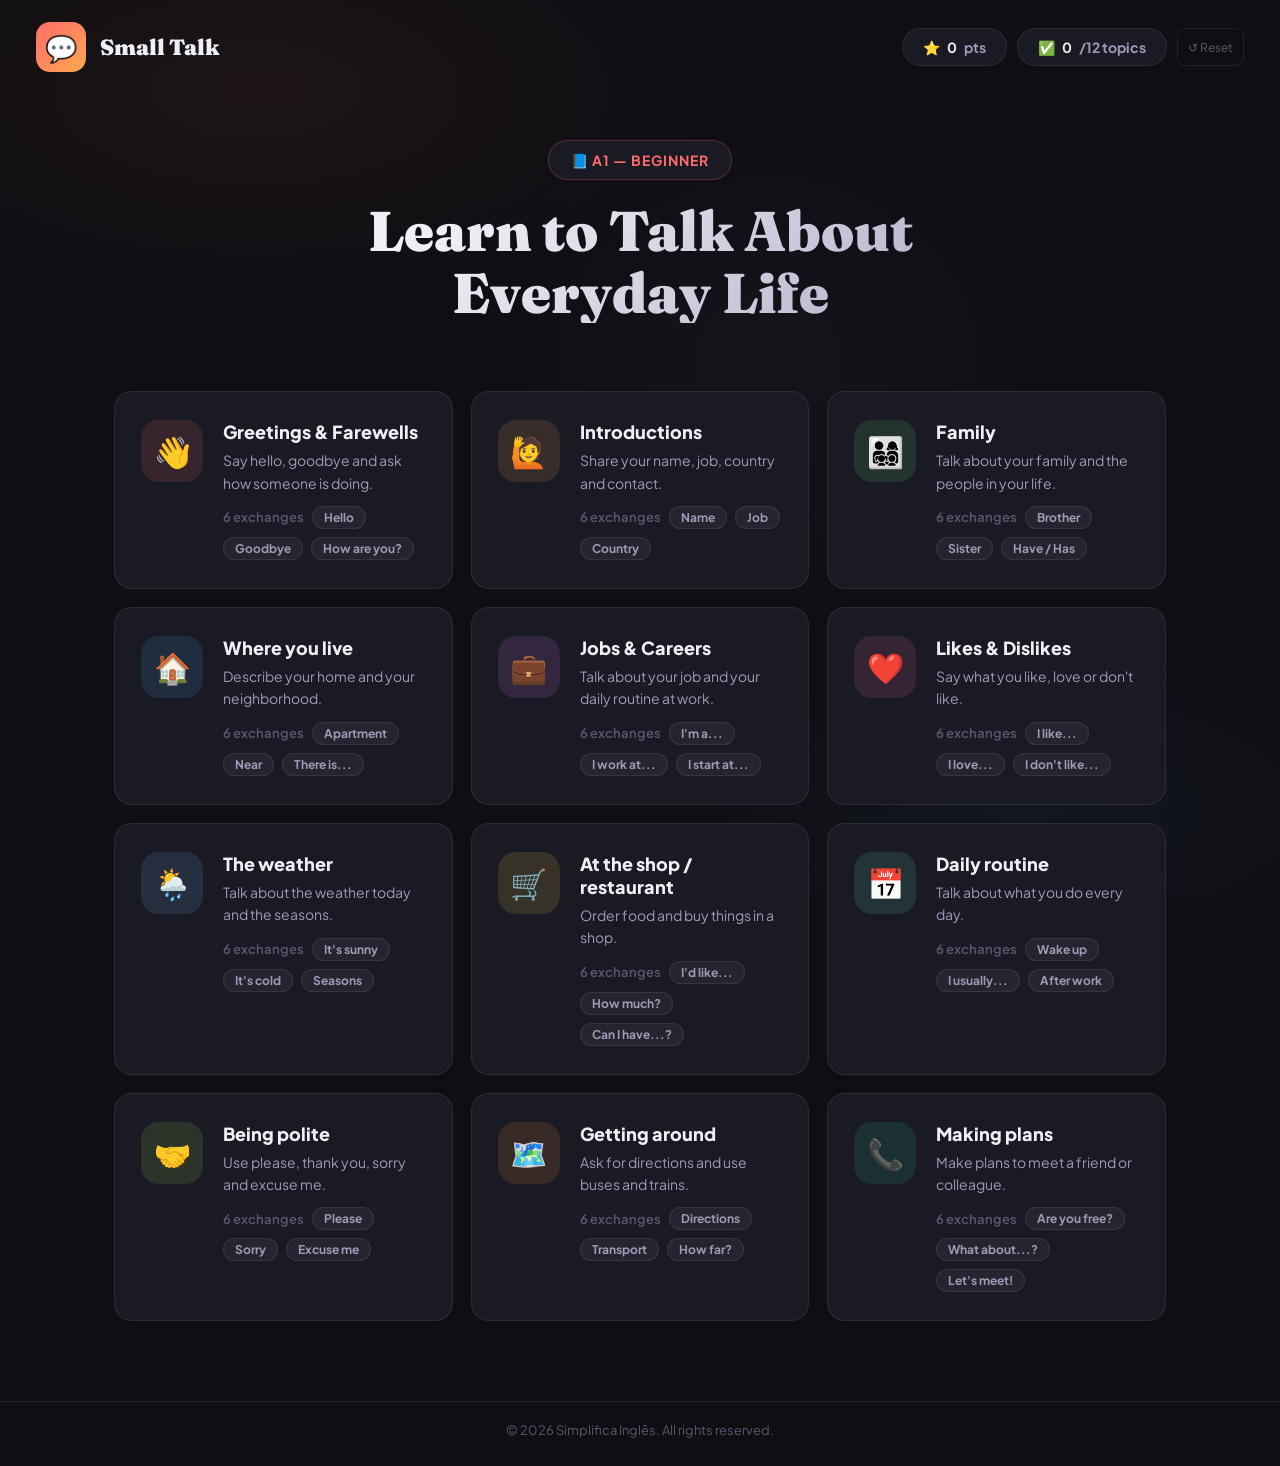
<file: index.html.html>
<!DOCTYPE html>
<html lang="en">
<head>
<meta charset="utf-8"/>
<meta name="viewport" content="width=device-width, initial-scale=1"/>
<title>Small Talk — Simplifica Inglês</title>
<link href="https://fonts.googleapis.com/css2?family=Plus+Jakarta+Sans:wght@400;500;600;700;800&family=Fraunces:ital,wght@0,700;0,900;1,700&display=swap" rel="stylesheet">
<style>
:root {
  --bg: #0f0f13;
  --surface: #1a1a24;
  --surface2: #22222f;
  --surface3: #2a2a3a;
  --border: rgba(255,255,255,0.08);
  --text: #f0eff6;
  --text-dim: #9e9bb8;
  --text-muted: #5a5870;

  --t0: #ff6b6b;
  --t1: #ffa94d;
  --t2: #69db7c;
  --t3: #4dabf7;
  --t4: #da77f2;
  --t5: #f06595;
  --t6: #74c0fc;
  --t7: #ffd43b;
  --t8: #63e6be;
  --t9: #a9e34b;

  --success: #63e6be;
  --error: #ff6b6b;
  --radius: 18px;
}

*, *::before, *::after { box-sizing: border-box; margin: 0; padding: 0; }

body {
  font-family: 'Plus Jakarta Sans', sans-serif;
  background: var(--bg);
  color: var(--text);
  min-height: 100vh;
  overflow-x: hidden;
}

body::before {
  content: '';
  position: fixed;
  inset: 0;
  background:
    radial-gradient(ellipse 60% 40% at 20% 10%, rgba(255,107,107,0.06) 0%, transparent 60%),
    radial-gradient(ellipse 50% 30% at 80% 90%, rgba(77,171,247,0.05) 0%, transparent 60%),
    radial-gradient(ellipse 40% 50% at 60% 40%, rgba(218,119,242,0.04) 0%, transparent 60%);
  pointer-events: none;
  z-index: 0;
}

.app { position: relative; z-index: 1; display: flex; flex-direction: column; min-height: 100vh; }

/* ── HEADER ── */
.app-header {
  padding: 22px 36px 0;
  display: flex;
  align-items: center;
  justify-content: space-between;
  flex-wrap: wrap;
  gap: 12px;
}

.logo-block { display: flex; align-items: center; gap: 14px; }
.logo-icon {
  width: 50px; height: 50px;
  background: linear-gradient(135deg, #ff6b6b, #ffa94d);
  border-radius: 14px;
  display: flex; align-items: center; justify-content: center;
  font-size: 26px;
}
.logo-text h1 {
  font-family: 'Fraunces', serif;
  font-size: 22px;
  font-weight: 900;
  line-height: 1;
  color: var(--text);
}
.logo-text p { display: none; }

.header-stats { display: flex; gap: 10px; flex-wrap: wrap; }
.hstat {
  background: var(--surface);
  border: 1px solid var(--border);
  border-radius: 50px;
  padding: 9px 20px;
  font-size: 14px;
  font-weight: 700;
  display: flex; align-items: center; gap: 7px;
  color: var(--text-dim);
}
.hstat span { color: var(--text); }

/* ── SCREENS ── */
.screen { display: none; }
.screen.active { display: block; }

/* ══ HOME ══ */
#homeScreen { padding: 32px 24px 80px; max-width: 1100px; margin: 0 auto; width: 100%; }

.home-hero {
  text-align: center;
  padding: 36px 20px 44px;
}
.home-hero h2 {
  font-family: 'Fraunces', serif;
  font-size: clamp(34px, 5vw, 56px);
  font-weight: 900;
  line-height: 1.1;
  margin-bottom: 16px;
  background: linear-gradient(135deg, var(--text) 30%, var(--text-dim));
  -webkit-background-clip: text;
  -webkit-text-fill-color: transparent;
  background-clip: text;
}
.home-hero p {
  font-size: 17px;
  color: var(--text-dim);
  max-width: 560px;
  margin: 0 auto;
  line-height: 1.75;
}

.cefr-badge {
  display: inline-flex;
  align-items: center;
  gap: 8px;
  background: var(--surface);
  border: 1px solid rgba(255,107,107,0.25);
  border-radius: 50px;
  padding: 10px 22px;
  font-size: 14px;
  font-weight: 700;
  color: var(--t0);
  letter-spacing: 1px;
  text-transform: uppercase;
  margin-bottom: 20px;
}

.topics-grid {
  display: grid;
  grid-template-columns: repeat(auto-fill, minmax(320px, 1fr));
  gap: 18px;
  margin-top: 8px;
}

.topic-card {
  background: var(--surface);
  border: 1px solid var(--border);
  border-radius: var(--radius);
  padding: 28px 26px;
  cursor: pointer;
  transition: all 0.25s ease;
  display: flex;
  align-items: flex-start;
  gap: 20px;
  position: relative;
  overflow: hidden;
}
.topic-card::after {
  content: '';
  position: absolute;
  top: 0; left: 0; right: 0;
  height: 3px;
  background: var(--accent);
  transform: scaleX(0);
  transform-origin: left;
  transition: transform 0.3s;
}
.topic-card:hover { border-color: rgba(255,255,255,0.15); transform: translateY(-3px); box-shadow: 0 12px 40px rgba(0,0,0,0.3); }
.topic-card:hover::after { transform: scaleX(1); }
.topic-card.done { border-color: rgba(99,230,190,0.25); }
.topic-card.done .topic-title { color: var(--success); }

.topic-icon {
  width: 62px; height: 62px; min-width: 62px;
  border-radius: 18px;
  display: flex; align-items: center; justify-content: center;
  font-size: 30px;
}
.topic-info { flex: 1; }
.topic-title { font-size: 18px; font-weight: 800; margin-bottom: 6px; }
.topic-desc { font-size: 14px; color: var(--text-dim); line-height: 1.6; }
.topic-meta { display: flex; align-items: center; gap: 8px; margin-top: 12px; flex-wrap: wrap; }
.topic-count { font-size: 13px; color: var(--text-muted); font-weight: 600; }
.topic-badge {
  font-size: 12px;
  padding: 3px 11px;
  border-radius: 50px;
  font-weight: 700;
  background: rgba(255,255,255,0.05);
  color: var(--text-dim);
  border: 1px solid var(--border);
}
.topic-done-icon {
  display: none;
  width: 26px; height: 26px;
  background: var(--success);
  border-radius: 50%;
  align-items: center; justify-content: center;
  font-size: 13px;
  color: #000;
  font-weight: 900;
  flex-shrink: 0;
}
.topic-card.done .topic-done-icon { display: flex; }

/* ── FOOTER ── */
.app-footer {
  text-align: center;
  padding: 20px 24px 28px;
  font-size: 13px;
  color: var(--text-muted);
  border-top: 1px solid var(--border);
  margin-top: auto;
}

/* ══ GAME SCREEN ══ */
#gameScreen { display: none; flex-direction: column; min-height: calc(100vh - 90px); }
#gameScreen.active { display: flex; }
#conversationScreen { display: none; flex-direction: column; min-height: calc(100vh - 90px); }
#conversationScreen.active { display: flex; }
#conversationScreen.active ~ footer { display: none; }

.game-topbar {
  display: flex;
  align-items: center;
  justify-content: space-between;
  padding: 16px 28px;
  border-bottom: 1px solid var(--border);
  background: rgba(15,15,19,0.85);
  backdrop-filter: blur(12px);
  position: sticky;
  top: 0;
  z-index: 50;
  flex-wrap: wrap;
  gap: 10px;
}

.back-btn {
  display: flex; align-items: center; gap: 7px;
  background: var(--surface2);
  border: 1px solid var(--border);
  color: var(--text-dim);
  padding: 9px 18px;
  border-radius: 10px;
  cursor: pointer;
  font-family: 'Plus Jakarta Sans', sans-serif;
  font-size: 14px;
  font-weight: 700;
  transition: all 0.2s;
}
.back-btn:hover { color: var(--text); border-color: rgba(255,255,255,0.2); }

.game-topic-info { display: flex; align-items: center; gap: 12px; }
.game-topic-icon { font-size: 22px; }
.game-topic-title { font-size: 16px; font-weight: 800; }
.game-topic-sub { font-size: 13px; color: var(--text-dim); margin-top: 1px; }

.game-progress {
  display: flex; align-items: center; gap: 12px;
  min-width: 200px;
}
.prog-track { flex: 1; height: 7px; background: var(--surface3); border-radius: 4px; overflow: hidden; }
.prog-fill { height: 100%; border-radius: 4px; transition: width 0.5s ease; }
.prog-text { font-size: 13px; font-weight: 700; color: var(--text-dim); white-space: nowrap; }

/* ── CHAT WRAPPER ── */
.chat-wrapper {
  flex: 1;
  display: flex;
  flex-direction: column;
  max-width: 780px;
  width: 100%;
  margin: 0 auto;
  padding: 0 20px;
}

.chat-scroll {
  flex: 1;
  overflow-y: auto;
  padding: 28px 0 16px;
  display: flex;
  flex-direction: column;
  gap: 12px;
  scrollbar-width: thin;
  scrollbar-color: var(--surface3) transparent;
}

/* ── CONTEXT CARD ── */
.context-card {
  background: var(--surface2);
  border: 1px solid var(--border);
  border-left: 4px solid var(--accent-color);
  border-radius: 16px;
  padding: 18px 22px;
  margin-bottom: 4px;
  display: flex;
  align-items: flex-start;
  gap: 14px;
}
.context-icon { font-size: 28px; flex-shrink: 0; }
.context-text h4 { font-size: 15px; font-weight: 800; margin-bottom: 4px; color: var(--accent-color); }
.context-text p { font-size: 14px; color: var(--text-dim); line-height: 1.6; }

/* ── GRAMMAR TIP ── */
.grammar-tip {
  background: var(--surface2);
  border: 1px solid rgba(255,212,59,0.2);
  border-radius: 14px;
  padding: 14px 18px;
  font-size: 14px;
  color: var(--text-dim);
  display: flex;
  align-items: flex-start;
  gap: 10px;
  margin-bottom: 4px;
  line-height: 1.6;
}
.grammar-tip .tip-icon { font-size: 18px; flex-shrink: 0; margin-top: 1px; }
.grammar-tip strong { color: #ffd43b; }

/* ── BUBBLES ── */
.bubble-row {
  display: flex;
  align-items: flex-end;
  gap: 10px;
  animation: bubbleIn 0.35s cubic-bezier(0.34,1.56,0.64,1);
}
@keyframes bubbleIn { from { opacity:0; transform: translateY(16px) scale(0.95); } to { opacity:1; transform: translateY(0) scale(1); } }

.bubble-row.npc { flex-direction: row; }
.bubble-row.player { flex-direction: row-reverse; }

.bubble-avatar {
  width: 38px; height: 38px; min-width: 38px;
  border-radius: 50%;
  background: var(--surface3);
  border: 2px solid var(--border);
  display: flex; align-items: center; justify-content: center;
  font-size: 18px;
}

.bubble {
  max-width: 72%;
  padding: 14px 18px;
  border-radius: 22px;
  font-size: 15px;
  font-weight: 500;
  line-height: 1.6;
  position: relative;
}
.bubble-row.npc .bubble {
  background: var(--surface2);
  border: 1px solid var(--border);
  border-bottom-left-radius: 6px;
  color: var(--text);
}
.bubble-row.player .bubble {
  background: var(--accent-color);
  color: #000;
  border-bottom-right-radius: 6px;
  font-weight: 600;
}
.bubble-row.player.correct .bubble { background: var(--success); }
.bubble-row.player.wrong .bubble { background: var(--error); color: white; }

.bubble .bubble-name { font-size: 11px; font-weight: 700; opacity: 0.6; margin-bottom: 4px; letter-spacing: 0.5px; text-transform: uppercase; }

/* ── BOTTOM PANEL ── */
.bottom-panel {
  border-top: 1px solid var(--border);
  background: rgba(15,15,19,0.97);
  backdrop-filter: blur(12px);
  padding: 16px 20px 24px;
  max-width: 780px;
  width: 100%;
  margin: 0 auto;
}

.feedback-msg {
  padding: 13px 18px;
  border-radius: 12px;
  font-size: 14px;
  font-weight: 700;
  margin-bottom: 14px;
  display: none;
  gap: 10px;
  align-items: flex-start;
  line-height: 1.55;
}
.feedback-msg.show { display: flex; }
.feedback-msg.correct { background: rgba(99,230,190,0.1); border: 1px solid rgba(99,230,190,0.25); color: var(--success); }
.feedback-msg.wrong { background: rgba(255,107,107,0.1); border: 1px solid rgba(255,107,107,0.25); color: var(--error); }
.feedback-msg .fb-icon { font-size: 18px; flex-shrink: 0; }

.options-grid {
  display: flex;
  flex-direction: column;
  gap: 9px;
}

.reply-btn {
  background: var(--surface2);
  border: 1.5px solid var(--border);
  border-radius: 13px;
  padding: 14px 18px;
  text-align: left;
  cursor: pointer;
  font-family: 'Plus Jakarta Sans', sans-serif;
  font-size: 15px;
  font-weight: 600;
  color: var(--text);
  transition: all 0.18s;
  display: flex;
  align-items: center;
  gap: 12px;
}
.reply-btn .opt-letter {
  width: 26px; height: 26px; min-width: 26px;
  border-radius: 7px;
  background: var(--surface3);
  display: flex; align-items: center; justify-content: center;
  font-size: 12px;
  font-weight: 800;
  color: var(--text-dim);
  border: 1px solid var(--border);
}
.reply-btn:hover { border-color: rgba(255,255,255,0.2); background: var(--surface3); color: var(--text); }
.reply-btn:hover .opt-letter { background: var(--accent-color); color: #000; border-color: transparent; }
.reply-btn.correct { border-color: rgba(99,230,190,0.5); background: rgba(99,230,190,0.07); color: var(--success); }
.reply-btn.correct .opt-letter { background: var(--success); color: #000; border-color: transparent; }
.reply-btn.wrong { border-color: rgba(255,107,107,0.4); background: rgba(255,107,107,0.07); color: var(--error); }
.reply-btn.wrong .opt-letter { background: var(--error); color: white; border-color: transparent; }
.reply-btn:disabled { opacity: 0.5; cursor: default; }

.btn-next {
  width: 100%;
  padding: 14px;
  border-radius: 13px;
  border: none;
  background: var(--accent-color);
  color: #000;
  font-family: 'Plus Jakarta Sans', sans-serif;
  font-size: 15px;
  font-weight: 800;
  cursor: pointer;
  margin-top: 12px;
  display: none;
  align-items: center;
  justify-content: center;
  gap: 8px;
  transition: all 0.2s;
}
.btn-next:hover { opacity: 0.9; transform: translateY(-1px); }

/* ══ COMPLETE OVERLAY ══ */
.complete-overlay {
  position: fixed;
  inset: 0;
  background: rgba(0,0,0,0.85);
  z-index: 200;
  display: none;
  align-items: center;
  justify-content: center;
  padding: 20px;
  backdrop-filter: blur(8px);
}
.complete-overlay.show { display: flex; }

.complete-box {
  background: var(--surface);
  border: 1px solid var(--border);
  border-radius: 26px;
  padding: 40px;
  max-width: 460px;
  width: 100%;
  text-align: center;
  animation: popIn 0.5s cubic-bezier(0.34,1.56,0.64,1);
}
@keyframes popIn { from{opacity:0;transform:scale(0.8)} to{opacity:1;transform:scale(1)} }

.complete-trophy { font-size: 68px; margin-bottom: 14px; }
.complete-title { font-family: 'Fraunces', serif; font-size: 30px; font-weight: 900; margin-bottom: 10px; }
.complete-sub { font-size: 15px; color: var(--text-dim); margin-bottom: 26px; line-height: 1.6; }
.complete-stats { display: flex; gap: 14px; justify-content: center; margin-bottom: 28px; }
.cstat {
  background: var(--surface2);
  border: 1px solid var(--border);
  border-radius: 16px;
  padding: 16px 22px;
  flex: 1;
}
.cstat .cval { font-family: 'Fraunces', serif; font-size: 30px; font-weight: 900; }
.cstat .clabel { font-size: 12px; color: var(--text-dim); margin-top: 3px; text-transform: uppercase; letter-spacing: 1px; }

.words-learned {
  background: var(--surface2);
  border: 1px solid var(--border);
  border-radius: 14px;
  padding: 16px 18px;
  margin-bottom: 22px;
  text-align: left;
}
.words-learned h4 { font-size: 12px; color: var(--text-dim); letter-spacing: 1px; text-transform: uppercase; margin-bottom: 12px; }
.words-list { display: flex; flex-wrap: wrap; gap: 7px; }
.word-chip {
  background: var(--surface3);
  border: 1px solid var(--border);
  border-radius: 50px;
  padding: 5px 13px;
  font-size: 13px;
  font-weight: 600;
  color: var(--text-dim);
}

.complete-btns { display: flex; gap: 12px; }
.cbtn {
  flex: 1; padding: 14px; border-radius: 13px;
  font-family: 'Plus Jakarta Sans', sans-serif;
  font-size: 15px; font-weight: 800;
  cursor: pointer; border: none; transition: all 0.2s;
}
.cbtn-primary { background: var(--accent-color); color: #000; }
.cbtn-secondary { background: var(--surface2); border: 1px solid var(--border); color: var(--text-dim); }
.cbtn:hover { opacity: 0.9; transform: translateY(-1px); }

@media(max-width: 640px) {
  .game-topbar { padding: 12px 16px; }
  .game-progress { display: none; }
  .app-header { padding: 16px 16px 0; }
  #homeScreen { padding: 20px 14px 40px; }
  .topics-grid { grid-template-columns: 1fr; }
}




/* ══ ERRORS SECTION ══ */
.errors-section {
  background: rgba(255,107,107,0.07); border: 1px solid rgba(255,107,107,0.2);
  border-radius: 14px; padding: 14px 18px; margin-bottom: 22px; text-align: left;
}
.errors-section h4 { font-size: 12px; color: #ff6b6b; letter-spacing: 1px; text-transform: uppercase; margin-bottom: 12px; }
.error-item { background: var(--surface2); border-radius: 10px; padding: 10px 14px; margin-bottom: 8px; font-size: 13px; line-height: 1.5; }
.error-item .err-npc   { color: var(--text-dim); margin-bottom: 4px; font-style: italic; }
.error-item .err-wrong { color: #ff6b6b; margin: 2px 0; }
.error-item .err-right { color: #63e6be; font-weight: 700; margin: 2px 0; }
.error-item .err-label { font-size: 10px; text-transform: uppercase; letter-spacing: 0.5px; color: var(--text-muted); }

/* ══ TOAST ══ */
.toast {
  position: fixed; bottom: 24px; left: 50%;
  transform: translateX(-50%) translateY(80px);
  background: var(--surface2); border: 1px solid var(--border);
  border-radius: 50px; padding: 10px 22px;
  font-size: 13px; font-weight: 600; color: var(--text);
  z-index: 9999; transition: transform 0.3s ease; white-space: nowrap;
}
.toast.show { transform: translateX(-50%) translateY(0); }

/* ══ MOBILE FIXES ══ */
@media(max-width: 640px) {
  .complete-box { padding: 28px 18px 22px; border-radius: 20px 20px 0 0; }
  .complete-overlay { align-items: flex-end; }
  .reply-btn { font-size: 14px; padding: 12px 14px; }
  .bottom-panel { padding: 12px 14px 20px; }
  .feedback-msg { font-size: 13px; }
  .context-card { font-size: 13px; }
  .grammar-tip p { font-size: 13px; }
}

</style>
</head>
<body>
<div class="app">

  <header class="app-header">
    <div class="logo-block">
      <div class="logo-icon">💬</div>
      <div class="logo-text">
        <h1>Small Talk</h1>
        <p>Simplifica Inglês · CEFR A1</p>
      </div>
    </div>
    <div class="header-stats">
      <div class="hstat">⭐ <span id="totalScore">0</span> pts</div>
      <div class="hstat">✅ <span id="totalDone">0</span>/12 topics</div>
      <button onclick="resetProgress()" title="Reset all progress" style="background:none;border:1px solid var(--border);border-radius:8px;color:var(--text-muted);font-size:12px;padding:4px 10px;cursor:pointer;transition:all 0.2s;font-family:inherit;" onmouseover="this.style.borderColor='#ff6b6b';this.style.color='#ff6b6b'" onmouseout="this.style.borderColor='var(--border)';this.style.color='var(--text-muted)'">↺ Reset</button>
    </div>
  </header>

  <!-- HOME -->
  <div class="screen active" id="homeScreen">
    <div class="home-hero">
      <div class="cefr-badge">📘 A1 — Beginner</div>
      <h2>Learn to Talk About<br>Everyday Life</h2>
    </div>
    <div class="topics-grid" id="topicsGrid"></div>
  </div>

  <!-- GAME -->
  <div class="screen" id="gameScreen">
    <div class="game-topbar">
      <button class="back-btn" onclick="goHome()">
        <svg width="16" height="16" viewBox="0 0 16 16" fill="none"><path d="M10 12L6 8l4-4" stroke="currentColor" stroke-width="2" stroke-linecap="round"/></svg>
        Topics
      </button>
      <div class="game-topic-info">
        <span class="game-topic-icon" id="topicIcon">👋</span>
        <div>
          <div class="game-topic-title" id="topicTitle">Greetings</div>
          <div class="game-topic-sub" id="topicSub">Exchange 1 of 6</div>
        </div>
      </div>
      <div class="game-progress">
        <div class="prog-track"><div class="prog-fill" id="progFill" style="width:0%"></div></div>
        <span class="prog-text" id="progText">0%</span>
      </div>
    </div>

    <div class="chat-wrapper">
      <div class="chat-scroll" id="chatScroll">
        <div class="context-card" id="contextCard">
          <span class="context-icon" id="contextIcon">🎭</span>
          <div class="context-text">
            <h4 id="contextTitle">Scene</h4>
            <p id="contextDesc">You are talking to someone new.</p>
          </div>
        </div>
        <div class="grammar-tip" id="grammarTip">
          <span class="tip-icon">💡</span>
          <p id="grammarText">Tip will appear here.</p>
        </div>
        <div id="messagesArea"></div>
      </div>

      <div class="bottom-panel">
        <div class="feedback-msg" id="feedbackMsg">
          <span class="fb-icon">✓</span>
          <span id="feedbackText"></span>
        </div>
        <div class="options-grid" id="optionsGrid"></div>
        <button class="btn-next" id="nextBtn" onclick="nextExchange()">Continue →</button>
      </div>
    </div>
  </div>

  <!-- CONVERSATION SCREEN -->
  <div class="screen" id="conversationScreen">
    <div class="game-topbar">
      <button class="back-btn" onclick="closeConversation()">
        <svg width="16" height="16" viewBox="0 0 16 16" fill="none"><path d="M10 12L6 8l4-4" stroke="currentColor" stroke-width="2" stroke-linecap="round"/></svg>
        Back
      </button>
      <div class="game-topic-info">
        <span class="game-topic-icon" id="convTopicIcon">👋</span>
        <div>
          <div class="game-topic-title" id="convTopicTitle">Conversation</div>
          <div class="game-topic-sub" id="convTopicSub">Full script</div>
        </div>
      </div>
      <div></div>
    </div>
    <div id="convContent" style="max-width:680px; margin:0 auto; padding:24px 24px 60px;"></div>
  </div>

  <footer class="app-footer">© 2026 Simplifica Inglês. All rights reserved.</footer>

</div>

<div class="complete-overlay" id="completeOverlay">
  <div class="complete-box">
    <div class="complete-trophy">🏆</div>
    <h2 class="complete-title" id="completeTitle">Topic Complete!</h2>
    <p class="complete-sub" id="completeSub">Great job finishing this conversation.</p>
    <div class="complete-stats">
      <div class="cstat">
        <div class="cval" id="cScore" style="color:var(--accent-color)">0</div>
        <div class="clabel">Points</div>
      </div>
      <div class="cstat">
        <div class="cval" id="cCorrect">0/0</div>
        <div class="clabel">Correct</div>
      </div>
    </div>
    <div class="errors-section" id="errorsSection" style="display:none;">
      <h4>❌ Review Your Mistakes</h4>
      <div id="errorsList"></div>
    </div>
    <div class="words-learned" id="wordsLearned">
      <h4>📖 Key Phrases Practiced</h4>
      <div class="words-list" id="wordsList"></div>
    </div>
    <div class="complete-btns">
      <button class="cbtn cbtn-secondary" onclick="replayTopic()">🔄 Replay</button>
      <button class="cbtn cbtn-primary" id="nextTopicBtn" onclick="nextTopic()">Next Topic →</button>
    </div>
    <button onclick="showConversation()" style="
      width:100%; margin-top:12px;
      background:transparent; border:1px solid var(--border);
      border-radius:13px; color:var(--text-dim);
      font-family:'Plus Jakarta Sans',sans-serif;
      font-size:14px; font-weight:700;
      padding:12px; cursor:pointer; transition:all 0.2s;
    " onmouseover="this.style.borderColor='rgba(255,255,255,0.2)';this.style.color='var(--text)'"
       onmouseout="this.style.borderColor='var(--border)';this.style.color='var(--text-dim)'">
      📄 View Full Conversation
    </button>
  </div>
</div>


<script>
// ══════════════════════════════════════════════════════════════
// EXCHANGES EXTRAS — adicionadas às 6 originais de cada tópico
// Mantém exatamente o conteúdo original intacto
// ══════════════════════════════════════════════════════════════

const EXTRA_EXCHANGES = {};


const TOPICS = [

  // ──────────────────────────────────────────
  // TÓPICO 0: GREETINGS & FAREWELLS
  // ──────────────────────────────────────────
  {
    id: 0,
    title: "Greetings & Farewells",
    icon: "👋",
    color: "#ff6b6b",
    description: "Say hello, goodbye and ask how someone is doing.",
    tags: ["Hello", "Goodbye", "How are you?"],
    context: {
      icon: "☕",
      title: "At a coffee shop",
      desc: "You are at a coffee shop. You meet a new person from work."
    },
    grammar: "Use <strong>\"Hello\"</strong> or <strong>\"Hi\"</strong> to greet. Use <strong>\"I'm fine\"</strong>, <strong>\"I'm good\"</strong> or <strong>\"I'm great\"</strong> to answer \"How are you?\" Add <strong>\"And you?\"</strong> to ask back.",
    exchanges: [
      {
        npc:     "Hi! I'm Sarah. What's your name?",
        correct: "Hi! I'm Marco. Nice to meet you!",
        wrong:   ["I'm fine, thanks!", "Yes, I do.", "I work here."],
        tip:     "Say \"I'm [name]\" to introduce yourself. Say \"Nice to meet you!\" when you meet someone for the first time.",
        key:     "I'm [name]. Nice to meet you!"
      },
      {
        npc:     "Nice to meet you too, Marco! How are you?",
        correct: "I'm fine, thank you! And you?",
        wrong:   ["My name is Marco.", "I'm from Italy.", "I have a car."],
        tip:     "Reply with \"I'm fine / good / great, thank you!\" and ask back: \"And you?\" — it is polite to ask.",
        key:     "I'm fine, thank you! And you?"
      },
      {
        npc:     "I'm good, thanks! Is this your first day here?",
        correct: "Yes, it is! I am a little nervous.",
        wrong:   ["I am 30 years old.", "She is my boss.", "I like this place."],
        tip:     "\"Yes, it is!\" answers a yes/no question. You can add a simple sentence, like how you feel.",
        key:     "Yes, it is! I am a little [feeling]."
      },
      {
        npc:     "Don't worry! I have to go now. Bye!",
        correct: "Bye! Nice to meet you!",
        wrong:   ["Hello again!", "I'm fine.", "See you tomorrow."],
        tip:     "Say \"Bye!\" or \"Goodbye!\" to end a conversation. \"Nice to meet you!\" is a warm and friendly goodbye.",
        key:     "Bye! Nice to meet you!"
      },
      {
        npc:     "(The next day) Good morning, Marco!",
        correct: "Good morning, Sarah! How are you?",
        wrong:   ["Good night!", "I am tired.", "See you!"],
        tip:     "\"Good morning\" = before 12. \"Good afternoon\" = 12 to 6pm. \"Good evening\" = after 6pm.",
        key:     "Good morning! / Good afternoon! / Good evening!"
      },
      {
        npc:     "I'm good, thanks! See you at lunch?",
        correct: "Yes! See you at lunch. Bye!",
        wrong:   ["What time is it?", "I don't know.", "I'm not hungry."],
        tip:     "\"See you at lunch / later / tomorrow!\" is a friendly and simple way to say goodbye.",
        key:     "Yes! See you at [time/place]. Bye!"
      },
    ]
  },

  // ──────────────────────────────────────────
  // TÓPICO 1: INTRODUCTIONS
  // ──────────────────────────────────────────
  {
    id: 1,
    title: "Introductions",
    icon: "🙋",
    color: "#ffa94d",
    description: "Share your name, job, country and contact.",
    tags: ["Name", "Job", "Country"],
    context: {
      icon: "🌍",
      title: "A work event",
      desc: "You are at a work event. You meet a new person."
    },
    grammar: "<strong>\"My name is...\"</strong> or <strong>\"I'm...\"</strong> for your name. <strong>\"I'm a [job]\"</strong> for your job. <strong>\"I'm from [country]\"</strong> for where you are from.",
    exchanges: [
      {
        npc:     "Hello! I'm Diana. What's your name?",
        correct: "Hello! I'm Rafael. Nice to meet you.",
        wrong:   ["I'm fine, thanks!", "I like this place.", "She is my friend."],
        tip:     "Say your name and \"Nice to meet you.\" It is a simple and polite introduction.",
        key:     "I'm [name]. Nice to meet you."
      },
      {
        npc:     "Nice to meet you, Rafael! Where are you from?",
        correct: "I'm from Brazil. And you?",
        wrong:   ["I'm good, thanks.", "I have a car.", "I like coffee."],
        tip:     "\"I'm from [country]\" tells people where you are from. Always ask back: \"And you?\"",
        key:     "I'm from [country]. And you?"
      },
      {
        npc:     "I'm from Canada! Do you speak other languages?",
        correct: "Yes, I speak Spanish and a little French!",
        wrong:   ["I have a dog.", "My name is Rafael.", "I live here."],
        tip:     "\"I speak [language]\" = you know that language. \"A little\" = not very much.",
        key:     "I speak [language]. / I speak a little [language]."
      },
      {
        npc:     "That's great! What do you do? What is your job?",
        correct: "I'm a teacher. I work at a school.",
        wrong:   ["I'm from Brazil.", "I speak Portuguese.", "I like my job."],
        tip:     "\"I'm a [job]\" tells people your job. \"I work at [place]\" tells people where you work.",
        key:     "I'm a [job]. I work at [place]."
      },
      {
        npc:     "Nice! Can I have your email?",
        correct: "Yes! My email is rafael@gmail.com. What's yours?",
        wrong:   ["I am Rafael.", "I don't have email.", "My phone is new."],
        tip:     "\"My email is...\" gives your contact. \"What's yours?\" asks the same question back. It is polite.",
        key:     "My email is [email]. What's yours?"
      },
      {
        npc:     "It's diana.smith@bluecorp.com. It was nice to meet you, Rafael.",
        correct: "Nice to meet you too! See you soon.",
        wrong:   ["Yes, I do.", "I'm from Brazil.", "She is nice."],
        tip:     "\"Nice to meet you too!\" replies to \"Nice to meet you.\" \"See you soon!\" is a friendly goodbye.",
        key:     "Nice to meet you too! See you soon."
      },
    ]
  },

  // ──────────────────────────────────────────
  // TÓPICO 2: FAMILY
  // ──────────────────────────────────────────
  {
    id: 2,
    title: "Family",
    icon: "👨‍👩‍👧‍👦",
    color: "#69db7c",
    description: "Talk about your family and the people in your life.",
    tags: ["Brother", "Sister", "Have / Has"],
    context: {
      icon: "🍽️",
      title: "Lunch with a colleague",
      desc: "You are having lunch with a colleague. You talk about your families."
    },
    grammar: "<strong>\"I have a / an...\"</strong> to talk about family. <strong>\"He / She is my...\"</strong> to say who a person is. <strong>\"His / Her name is...\"</strong> for their name.",
    exchanges: [
      {
        npc:     "Do you have a big family?",
        correct: "Yes! I have a wife and three children.",
        wrong:   ["I'm a teacher.", "I'm from Brazil.", "Nice to meet you!"],
        tip:     "\"I have a [family member]\" is the basic way to talk about your family. Simple and clear.",
        key:     "I have a [family member]."
      },
      {
        npc:     "That's nice! Do you have brothers or sisters?",
        correct: "Yes, I have one brother. His name is Pedro.",
        wrong:   ["I'm fine, thanks!", "I like football.", "I live near here."],
        tip:     "\"I have a brother / sister.\" \"His name is...\" for a man. \"Her name is...\" for a woman.",
        key:     "I have a brother / sister. His / Her name is [name]."
      },
      {
        npc:     "How old is your brother?",
        correct: "He's 32 years old.",
        wrong:   ["She is nice.", "I am 30.", "We are happy."],
        tip:     "\"He / She is [number] years old.\" — This is how you say someone's age in English.",
        key:     "He / She is [number] years old."
      },
      {
        npc:     "Nice! What's his job?",
        correct: "He's a software developer. He works at a bank.",
        wrong:   ["My brother is tall.", "I have two children.", "She is nice."],
        tip:     "\"He / She is a [job].\" \"He / She works at [place].\" Two simple sentences to talk about someone's job.",
        key:     "He / She is a [job]. He / She works at [place]."
      },
      {
        npc:     "Do you see your parents a lot?",
        correct: "Not really! We meet once a month. I love it.",
        wrong:   ["My brother is nice.", "I am from Brazil.", "I have a daughter."],
        tip:     "\"We meet on weekends / on Sundays / every month.\" Use simple time expressions.",
        key:     "We meet on [day / time]. / We see each other [frequency]."
      },
      {
        npc:     "Do your parents live near you?",
        correct: "No, they live in another city. It is about two hours away.",
        wrong:   ["I have a sister.", "She is a doctor.", "We have a dog."],
        tip:     "\"They live in [city].\" \"It is about [time] away.\" Simple sentences to say where people live.",
        key:     "They live in [city]. It is about [time] away."
      },
    ]
  },

  // ──────────────────────────────────────────
  // TÓPICO 3: WHERE YOU LIVE
  // ──────────────────────────────────────────
  {
    id: 3,
    title: "Where you live",
    icon: "🏠",
    color: "#4dabf7",
    description: "Describe your home and your neighborhood.",
    tags: ["Apartment", "Near", "There is..."],
    context: {
      icon: "🏙️",
      title: "First conversation with a new neighbor",
      desc: "You just moved into the building. You meet your neighbor in the hallway and start a friendly conversation."
    },
    grammar: "<strong>\"I live in...\"</strong> for city or place. <strong>\"My apartment has...\"</strong> for rooms. <strong>\"There is / There are\"</strong> to say what is near your home.",
    exchanges: [
      {
        npc:     "Hi! Are you the new neighbor? I'm James.",
        correct: "Yes, hi! I'm Camila. I moved in yesterday. Nice to meet you!",
        wrong:   ["I'm 30 years old.", "I have a dog.", "I like this building."],
        tip:     "Say your name and say why you are new. \"I moved in yesterday / last week\" is a simple and clear sentence.",
        key:     "I'm [name]. I moved in [time]. Nice to meet you!"
      },
      {
        npc:     "Welcome! Is this your first time in this area?",
        correct: "Yes! I moved from another neighborhood. This area is very nice.",
        wrong:   ["I live in Brazil.", "My apartment is big.", "I have a cat."],
        tip:     "\"I moved from [place].\" Then add a simple comment: \"This area is nice / quiet / big.\"",
        key:     "I moved from [place]. This area is [adjective]."
      },
      {
        npc:     "How many rooms does your apartment have?",
        correct: "It has two bedrooms, a living room and a kitchen.",
        wrong:   ["I live near here.", "My sister is nice.", "I have a cat."],
        tip:     "List the rooms: \"It has [number] bedrooms, a living room and a kitchen.\" Simple and clear!",
        key:     "It has [number] bedrooms, a living room and a kitchen."
      },
      {
        npc:     "What about you? Do you like living here?",
        correct: "Yes, I do. It's quiet and there is a park near the building.",
        wrong:   ["I have a bedroom.", "She works downtown.", "I go to work early."],
        tip:     "Use \"It's + adjective\" and \"There is\" to describe the area.",
        key:     "It's [adjective]. There is a [place] near here."
      },
      {
        npc:     "Great! Is your work far from here?",
        correct: "No, not far. I go by bus. It takes about 20 minutes.",
        wrong:   ["I have two rooms.", "My partner works here.", "I like my apartment."],
        tip:     "\"I go by bus / metro / car.\" \"It takes [number] minutes.\" Simple and useful.",
        key:     "I go by [transport]. It takes about [number] minutes."
      },
      {
        npc:     "Is there anything you need around here?",
        correct: "Actually, yes! Is there a supermarket near here?",
        wrong:   ["I have two bedrooms.", "My partner works nearby.", "I like this area."],
        tip:     "Use \"Is there a... near here?\" to ask about places.",
        key:     "Is there a [place] near here?"
      },
    ]
  },

  // ──────────────────────────────────────────
  // TÓPICO 4: JOBS & CAREERS
  // ──────────────────────────────────────────
  {
    id: 4,
    title: "Jobs & Careers",
    icon: "💼",
    color: "#da77f2",
    description: "Talk about your job and your daily routine at work.",
    tags: ["I'm a...", "I work at...", "I start at..."],
    context: {
      icon: "🤝",
      title: "Lunch with a new colleague",
      desc: "You have lunch with a new colleague. You talk about your jobs."
    },
    grammar: "<strong>\"I'm a [job]\"</strong> or <strong>\"I work as a [job]\"</strong>. <strong>\"I work at [place]\"</strong>. <strong>\"I start at [time]\"</strong> and <strong>\"I finish at [time]\"</strong>.",
    exchanges: [
      {
        npc:     "Hi! I'm Ana. I work in the office upstairs. What about you?",
        correct: "Hi! I'm Carlos. I'm a nurse. I work at a hospital.",
        wrong:   ["I am from Brazil.", "I like my job.", "I start at nine."],
        tip:     "Say your name. Then say: \"I'm a [job]. I work at [place].\"",
        key:     "I'm a [job]. I work at [place]."
      },
      {
        npc:     "Oh, nice! Do you like your job?",
        correct: "Yes, I do. I like it. It is busy, but I like it.",
        wrong:   ["My office is big.", "I work every day.", "I go by bus."],
        tip:     "You can say: \"Yes, I do.\" or \"No, I don't.\" Then give a simple reason.",
        key:     "Yes, I do. I like it."
      },
      {
        npc:     "Do you work on weekends?",
        correct: "No, I don't. I work Monday to Friday.",
        wrong:   ["I like my job.", "My office is near here.", "I work hard."],
        tip:     "Use: \"I work Monday to Friday.\" or \"I work on Saturday.\"",
        key:     "I work [days]. I don't work on [day]."
      },
      {
        npc:     "What time do you start work?",
        correct: "I start at eight o'clock.",
        wrong:   ["I go to work by bus.", "My boss is nice.", "I have a computer."],
        tip:     "\"I start at [time].\" \"I finish at [time].\" Use: eight o'clock, nine o'clock, half past seven.",
        key:     "I start at [time]. I finish at [time]."
      },
      {
        npc:     "How do you go to work?",
        correct: "I go by bus. It takes 20 minutes.",
        wrong:   ["I go to work early.", "My boss is nice.", "I start at nine."],
        tip:     "Use: \"I go by bus / car / metro.\" \"It takes [number] minutes.\"",
        key:     "I go by [transport]. It takes [number] minutes."
      },
      {
        npc:     "That's good! What do you want to do in the future?",
        correct: "I want to be a manager.",
        wrong:   ["I like my job.", "I have a good boss.", "I work in a hospital."],
        tip:     "Keep it simple: \"I want to be a [job].\"",
        key:     "I want to be a [job]."
      },
    ]
  },

  // ──────────────────────────────────────────
  // TÓPICO 5: LIKES & DISLIKES
  // ──────────────────────────────────────────
  {
    id: 5,
    title: "Likes & Dislikes",
    icon: "❤️",
    color: "#f06595",
    description: "Say what you like, love or don't like.",
    tags: ["I like...", "I love...", "I don't like..."],
    context: {
      icon: "🍻",
      title: "After work with a friend",
      desc: "You are with a friend after work. You talk about things you like and don't like."
    },
    grammar: "<strong>\"I like / love / enjoy [noun or verb-ing]\"</strong>. <strong>\"I don't like [noun or verb-ing]\"</strong>. Ask: <strong>\"Do you like...?\"</strong> → Answer: <strong>\"Yes, I do / No, I don't.\"</strong>",
    exchanges: [
      {
        npc:     "What do you like to do after work?",
        correct: "I like cooking. It helps me relax.",
        wrong:   ["I have a dog.", "I'm from Brazil.", "She is my friend."],
        tip:     "\"I like [verb-ing].\" For example: \"I like cooking / reading / walking.\" Add a simple reason if you can.",
        key:     "I like [verb-ing]. It helps me [reason]."
      },
      {
        npc:     "Do you like sport?",
        correct: "Yes, I do! I like soccer. I play on weekends.",
        wrong:   ["I like music.", "I don't like homework.", "She plays tennis."],
        tip:     "\"Yes, I do!\" or \"No, I don't.\" Then add more: \"I like [sport]. I play on [day].\"",
        key:     "Yes, I do! I like [sport]. I play on [day]."
      },
      {
        npc:     "What about music? Do you like music?",
        correct: "Yes! I love Brazilian music. It makes me happy.",
        wrong:   ["I play football.", "I like cooking.", "My dog is nice."],
        tip:     "\"I love [type of music].\" Types: pop, rock, jazz, classical. Add how it makes you feel!",
        key:     "I love [type of music]. It makes me [feeling]."
      },
      {
        npc:     "Do you like traveling?",
        correct: "Yes, I love it! I travel once a year.",
        wrong:   ["I don't like rain.", "I love pizza.", "I go to the gym."],
        tip:     "\"I love it!\" or \"I like it a lot!\" \"I travel [frequency].\" For example: \"once a year / every summer.\"",
        key:     "Yes, I love it! I travel [frequency]."
      },
      {
        npc:     "What country do you want to visit?",
        correct: "I want to visit Japan. I love Japanese food!",
        wrong:   ["I like football.", "I don't like cold.", "I draw on weekends."],
        tip:     "\"I want to visit [country].\" Add a reason: \"I love the food / the people / the music.\"",
        key:     "I want to visit [country]. I love [reason]!"
      },
      {
        npc:     "Is there anything you don't like doing?",
        correct: "I don't like waking up early! I love to sleep.",
        wrong:   ["I like drawing.", "I watch movies.", "I play tennis."],
        tip:     "\"I don't like [verb-ing].\" For example: \"I don't like waking up early / cooking / cleaning.\"",
        key:     "I don't like [verb-ing]."
      },
    ]
  },

  // ──────────────────────────────────────────
  // TÓPICO 6: THE WEATHER
  // ──────────────────────────────────────────
  {
    id: 6,
    title: "The weather",
    icon: "🌦️",
    color: "#74c0fc",
    description: "Talk about the weather today and the seasons.",
    tags: ["It's sunny", "It's cold", "Seasons"],
    context: {
      icon: "☕",
      title: "Before a meeting",
      desc: "You are waiting for a meeting. You talk about the weather."
    },
    grammar: "<strong>\"It's + adjective\"</strong> → It's sunny / cold / hot. <strong>\"It's + verb-ing\"</strong> → It's raining / snowing. <strong>\"In [season], it is...\"</strong>",
    exchanges: [
      {
        npc:     "Look at the rain! Did you get wet?",
        correct: "A little! I have my umbrella, so it's okay.",
        wrong:   ["I like summer.", "My name is Ana.", "I have a bag."],
        tip:     "\"I have my umbrella, so it's okay.\" \"So\" connects a reason and a result. Simple and very useful!",
        key:     "I have my [thing], so it's okay."
      },
      {
        npc:     "The weather is very bad this week!",
        correct: "Yes, it is! I don't like the rain. I prefer the sun.",
        wrong:   ["I don't like cold.", "It's cloudy today.", "I love summer."],
        tip:     "\"I don't like [weather].\" \"I prefer [weather].\" Two simple sentences to say what weather you like.",
        key:     "I don't like [weather]. I prefer [weather]."
      },
      {
        npc:     "What is the weather like in your country?",
        correct: "In Brazil, it is usually hot and sunny.",
        wrong:   ["It is raining now.", "I forgot my umbrella.", "I don't like cold."],
        tip:     "\"In [country], it is usually [adjective].\" Use: hot, cold, warm, sunny, rainy, windy, cloudy.",
        key:     "In [country], it is usually [adjective]."
      },
      {
        npc:     "Do you like hot or cold weather?",
        correct: "I like hot weather. I don't like the cold.",
        wrong:   ["I love winter.", "I have a coat.", "It is rainy today."],
        tip:     "\"I like [weather].\" \"I don't like [weather].\" Short and clear!",
        key:     "I like [weather]. I don't like [weather]."
      },
      {
        npc:     "What is your favorite season?",
        correct: "I love summer! It is hot and I can go to the beach.",
        wrong:   ["I like summer.", "It is cold today.", "I have an umbrella."],
        tip:     "\"I love [season]!\" Then say why: \"It is [adjective] and I can [activity].\" Seasons: spring, summer, autumn, winter.",
        key:     "I love [season]! It is [adjective] and I can [activity]."
      },
      {
        npc:     "Does it snow in your country?",
        correct: "No, it doesn't snow. It is warm all year.",
        wrong:   ["I love summer.", "I read books.", "The sun is nice."],
        tip:     "\"It snows in [month / winter].\" or \"It doesn't snow.\" \"It is warm / cold all year.\"",
        key:     "It snows in [month]. / It doesn't snow. It is [adjective] all year."
      },
    ]
  },

  // ──────────────────────────────────────────
  // TÓPICO 7: AT THE SHOP / RESTAURANT
  // ──────────────────────────────────────────
  {
    id: 7,
    title: "At the shop / restaurant",
    icon: "🛒",
    color: "#ffd43b",
    description: "Order food and buy things in a shop.",
    tags: ["I'd like...", "How much?", "Can I have...?"],
    context: {
      icon: "🍽️",
      title: "At a restaurant",
      desc: "You are at a restaurant. A waiter comes to your table."
    },
    grammar: "<strong>\"I'd like [something], please\"</strong> to order. <strong>\"Can I have...?\"</strong> to ask for something. <strong>\"How much is it?\"</strong> to ask the price.",
    exchanges: [
      {
        npc:     "Good afternoon! Are you ready to order?",
        correct: "Yes, please! I'd like a coffee and a sandwich.",
        wrong:   ["I'm fine, thanks!", "What time is it?", "I don't like coffee."],
        tip:     "\"I'd like [food], please.\" This is the most important phrase in a restaurant or shop. Always add \"please\"!",
        key:     "I'd like [food / drink], please."
      },
      {
        npc:     "Sure! What kind of sandwich do you want?",
        correct: "I'd like a chicken sandwich, please.",
        wrong:   ["I like sandwiches.", "My name is Marco.", "I am hungry."],
        tip:     "\"I'd like a [adjective] [food].\" For example: \"a chicken sandwich\", \"a cheese pizza.\"",
        key:     "I'd like a [adjective] [food], please."
      },
      {
        npc:     "No problem! Do you want something to drink?",
        correct: "Yes, please! Can I have a glass of water?",
        wrong:   ["I'm good.", "I like water.", "No thank you."],
        tip:     "\"Can I have a [drink]?\" is a simple and polite way to ask for something. Always add \"please\".",
        key:     "Can I have a [drink], please?"
      },
      {
        npc:     "Of course! Is there anything else?",
        correct: "No, thank you. How much is it?",
        wrong:   ["I like food.", "It is very good.", "I want more."],
        tip:     "\"No, thank you.\" = you don't want anything else. \"How much is it?\" = ask the price.",
        key:     "No, thank you. How much is it?"
      },
      {
        npc:     "It's twelve dollars, please.",
        correct: "Here you are. Thank you!",
        wrong:   ["I like this place.", "It is very good.", "I want coffee."],
        tip:     "\"Here you are.\" — you say this when you give something to someone, like money.",
        key:     "Here you are. Thank you!"
      },
      {
        npc:     "Thank you! Can I get you anything else?",
        correct: "No, thank you. The food is very good!",
        wrong:   ["Thank you!", "I am happy.", "It is good."],
        tip:     "\"The food is very good!\" is a nice thing to say to a waiter. Use adjectives: good, very good, great.",
        key:     "No, thank you. The food is very [adjective]!"
      },
    ]
  },

  // ──────────────────────────────────────────
  // TÓPICO 8: DAILY ROUTINE
  // ──────────────────────────────────────────
  {
    id: 8,
    title: "Daily routine",
    icon: "📅",
    color: "#63e6be",
    description: "Talk about what you do every day.",
    tags: ["Wake up", "I usually...", "After work"],
    context: {
      icon: "🌅",
      title: "Morning at work",
      desc: "You arrive at work. A colleague asks about your morning."
    },
    grammar: "<strong>\"I [verb] at [time]\"</strong> — e.g., \"I wake up at 7.\" <strong>\"I usually / always / sometimes [verb]\"</strong> for habits. Use: <strong>first, then, after that</strong>.",
    exchanges: [
      {
        npc:     "Good morning! What time do you usually wake up?",
        correct: "I wake up at seven o'clock every day.",
        wrong:   ["I like sleeping.", "My alarm is loud.", "I go to bed late."],
        tip:     "\"I wake up at [time].\" Say the time clearly: \"at seven\", \"at half past six\", \"at eight o'clock.\"",
        key:     "I wake up at [time]."
      },
      {
        npc:     "That's early! What do you do in the morning?",
        correct: "First, I have a shower. Then I have breakfast.",
        wrong:   ["I wake up early.", "I like coffee.", "I go to the gym."],
        tip:     "Use \"First\" and \"Then\" to talk about the order of your routine.",
        key:     "First, I [activity]. Then I [activity]."
      },
      {
        npc:     "What do you eat for breakfast?",
        correct: "I usually eat bread and drink coffee.",
        wrong:   ["I eat at home.", "I wake up early.", "I brush my teeth."],
        tip:     "\"I usually eat [food] and drink [drink].\" \"Usually\" = most days, but not always.",
        key:     "I usually eat [food] and drink [drink]."
      },
      {
        npc:     "How do you go to work?",
        correct: "I go by bus. It takes about 30 minutes.",
        wrong:   ["I eat breakfast.", "I wake up at seven.", "I brush my teeth."],
        tip:     "\"I go by bus / car / metro / bike.\" \"It takes [number] minutes.\"",
        key:     "I go by [transport]. It takes [number] minutes."
      },
      {
        npc:     "What do you do after work?",
        correct: "I go home and cook dinner. Then I watch TV.",
        wrong:   ["I wake up at seven.", "I have toast.", "I take the bus."],
        tip:     "Use \"and\" and \"then\" to connect activities: \"I [activity] and [activity]. Then I [activity].\"",
        key:     "I [activity] and [activity]. Then I [activity]."
      },
      {
        npc:     "What time do you go to bed?",
        correct: "I go to bed at ten thirty. I read a little before I sleep.",
        wrong:   ["I like sleeping.", "I wake up at seven.", "I watch TV."],
        tip:     "\"I go to bed at [time].\" \"I [activity] before I sleep.\" Simple sentences for your night routine.",
        key:     "I go to bed at [time]. I [activity] before I sleep."
      },
    ]
  },

  // ──────────────────────────────────────────
  // TÓPICO 9: BEING POLITE
  // ──────────────────────────────────────────
  {
    id: 9,
    title: "Being polite",
    icon: "🤝",
    color: "#a9e34b",
    description: "Use please, thank you, sorry and excuse me.",
    tags: ["Please", "Sorry", "Excuse me"],
    context: {
      icon: "🎭",
      title: "Everyday situations",
      desc: "Practice being polite in simple everyday situations."
    },
    grammar: "<strong>\"Please\"</strong> makes a request polite. <strong>\"Thank you\"</strong> to say you are grateful. <strong>\"Sorry\"</strong> for a mistake. <strong>\"Excuse me\"</strong> to get someone's attention.",
    exchanges: [
      {
        npc:     "(You walk into someone by mistake.) What do you say?",
        correct: "Oh, sorry! Are you okay?",
        wrong:   ["Excuse me!", "Thank you!", "No problem!"],
        tip:     "\"Sorry!\" or \"I'm sorry!\" for a mistake. Always ask \"Are you okay?\" — it shows you care.",
        key:     "Sorry! / I'm sorry! Are you okay?"
      },
      {
        npc:     "(You want to talk to a stranger on the street.) How do you start?",
        correct: "Excuse me! Can you help me, please?",
        wrong:   ["I'm sorry!", "Thank you!", "Hello, friend!"],
        tip:     "\"Excuse me!\" gets someone's attention politely. Always use it before you ask a stranger a question.",
        key:     "Excuse me! Can you help me, please?"
      },
      {
        npc:     "(A colleague helps you with something.) What do you say?",
        correct: "Thank you very much! That's very kind.",
        wrong:   ["I'm sorry!", "Excuse me!", "No problem."],
        tip:     "\"Thank you very much!\" is stronger than \"thanks.\" \"That's very kind\" is a nice extra phrase.",
        key:     "Thank you very much! That's very kind."
      },
      {
        npc:     "(Someone says \"Thank you\" to you.) What do you reply?",
        correct: "You're welcome! No problem.",
        wrong:   ["Sorry!", "Thank you!", "Excuse me!"],
        tip:     "\"You're welcome!\" is the classic reply to \"thank you.\" You can also say \"No problem!\" or \"Of course!\"",
        key:     "You're welcome! / No problem! / Of course!"
      },
      {
        npc:     "(Someone speaks and you don't understand.) What do you say?",
        correct: "Sorry, can you say that again, please? I don't understand.",
        wrong:   ["Thank you!", "You're welcome!", "Excuse me, bye!"],
        tip:     "\"Can you say that again, please?\" is a very important phrase. Don't be afraid to use it!",
        key:     "Sorry, can you say that again, please?"
      },
      {
        npc:     "(You need to leave early.) What do you say?",
        correct: "Sorry, I have to go now. Thank you! Goodbye!",
        wrong:   ["Excuse me, please!", "Thank you, bye!", "I'm sorry, thanks!"],
        tip:     "\"I have to go now.\" is simple and clear. Add \"Sorry\" to be polite, and \"Thank you! Goodbye!\" at the end.",
        key:     "Sorry, I have to go now. Thank you! Goodbye!"
      },
    ]
  },

  // ──────────────────────────────────────────
  // TÓPICO 10: GETTING AROUND
  // ──────────────────────────────────────────
  {
    id: 10,
    title: "Getting around",
    icon: "🗺️",
    color: "#ff922b",
    description: "Ask for directions and use buses and trains.",
    tags: ["Directions", "Transport", "How far?"],
    context: {
      icon: "🚇",
      title: "In a new city",
      desc: "You are in a new city. You need help to find a place."
    },
    grammar: "<strong>\"Where is the...?\"</strong> to ask for a place. <strong>\"Turn left / Turn right / Go straight\"</strong> for directions. <strong>\"Take the bus / metro\"</strong> for transport.",
    exchanges: [
      {
        npc:     "Excuse me! Can I help you? You look lost.",
        correct: "Yes, please! Where is the hotel? Is it far?",
        wrong:   ["I'm fine, thanks!", "I have a map.", "I like this city."],
        tip:     "\"Where is the [place]?\" is the most important question for directions. \"Is it far?\" asks about the distance.",
        key:     "Where is the [place]? Is it far?"
      },
      {
        npc:     "No, it's not far! Go straight, then turn left.",
        correct: "Okay! Go straight, then turn left. Thank you!",
        wrong:   ["I take the bus.", "It is very far.", "I don't know."],
        tip:     "Repeat the directions to show you understand. \"Go straight\" = don't turn. \"Turn left / right\" = change direction.",
        key:     "Go straight, then turn left / right. Thank you!"
      },
      {
        npc:     "Yes! The hotel is on the right. It's a big white building.",
        correct: "Great! And is there a bus stop near here?",
        wrong:   ["I understand.", "It is on the left.", "I like walking."],
        tip:     "\"Is there a [place] near here?\" is a very useful question. Use it to ask about shops, stops and stations.",
        key:     "Is there a [place] near here?"
      },
      {
        npc:     "Yes! The bus stop is two minutes from here, on that street.",
        correct: "Thank you! Which bus do I take to the city center?",
        wrong:   ["I have a ticket.", "I walk a lot.", "The hotel is close."],
        tip:     "\"Which bus do I take to [place]?\" is the key question at a bus stop.",
        key:     "Which bus / line do I take to [place]?"
      },
      {
        npc:     "Take bus number 5. It goes to the city center.",
        correct: "Number 5. How long does it take?",
        wrong:   ["I like buses.", "I have a ticket.", "It is very busy."],
        tip:     "\"How long does it take?\" asks about time. It is a simple and very important question.",
        key:     "How long does it take?"
      },
      {
        npc:     "About ten minutes. It's very easy!",
        correct: "Thank you so much! You are very helpful.",
        wrong:   ["I take a taxi.", "The bus is nice.", "I know the way."],
        tip:     "\"Thank you so much!\" is stronger than \"thank you.\" \"You are very helpful\" is a nice compliment.",
        key:     "Thank you so much! You are very helpful."
      },
    ]
  },

  // ──────────────────────────────────────────
  // TÓPICO 11: MAKING PLANS
  // ──────────────────────────────────────────
  {
    id: 11,
    title: "Making plans",
    icon: "📞",
    color: "#20c997",
    description: "Make plans to meet a friend or colleague.",
    tags: ["Are you free?", "What about...?", "Let's meet!"],
    context: {
      icon: "📱",
      title: "Talking to a friend",
      desc: "You want to make plans with a friend for the weekend."
    },
    grammar: "<strong>\"Are you free on [day]?\"</strong> to ask. <strong>\"What about [day / time]?\"</strong> to suggest. <strong>\"Let's meet at [time / place]!\"</strong> to confirm.",
    exchanges: [
      {
        npc:     "Hi! Are you free this weekend?",
        correct: "Hi! Yes, I am free on Saturday. What about you?",
        wrong:   ["I'm fine, thanks!", "I have a dog.", "I like weekends."],
        tip:     "\"I am free on [day].\" \"What about you?\" asks if the other person is also free.",
        key:     "I am free on [day]. What about you?"
      },
      {
        npc:     "I'm free on Saturday too! Do you want to have lunch?",
        correct: "Yes! I like that idea. Where do you want to go?",
        wrong:   ["I like pizza.", "I eat lunch every day.", "She knows a place."],
        tip:     "\"I like that idea!\" = I agree, it sounds good. Then ask \"Where do you want to go?\"",
        key:     "Yes! I like that idea. Where do you want to go?"
      },
      {
        npc:     "There is a good Italian restaurant near the park. Do you like Italian food?",
        correct: "Yes, I love Italian food! That sounds great.",
        wrong:   ["I eat at noon.", "I am usually busy.", "She works at one."],
        tip:     "\"I love [food]!\" \"That sounds great.\" = I like the idea. Simple and positive.",
        key:     "Yes, I love [food]! That sounds great."
      },
      {
        npc:     "Perfect! What time is good for you?",
        correct: "What about one o'clock? Is that okay?",
        wrong:   ["I like this place.", "She can decide.", "I don't know."],
        tip:     "\"What about [time]?\" is a simple way to suggest a time. You can also say: \"Is [time] okay?\"",
        key:     "What about [time]? Is that okay?"
      },
      {
        npc:     "One o'clock is perfect! Where is the restaurant?",
        correct: "It's on Park Street. Near the big supermarket.",
        wrong:   ["I have the address.", "She knows the place.", "I like that street."],
        tip:     "\"It's on [street].\" \"It's near [place].\" Two very simple sentences to give a location.",
        key:     "It's on [street]. It's near [place]."
      },
      {
        npc:     "Great! See you on Saturday!",
        correct: "Yes! See you at one o'clock. Bye!",
        wrong:   ["I like lunch.", "She is coming too.", "I know the place."],
        tip:     "\"See you at [time / place]!\" is a warm and simple goodbye when you have plans.",
        key:     "Yes! See you at [time]. Bye!"
      },
    ]
  },

];


// ══════════════════════════════════════════════════════════════
// STATE
// ══════════════════════════════════════════════════════════════
let currentTopic   = null;
let currentExIdx   = 0;
let sessionScore   = 0;
let sessionCorrect = 0;
let totalScore     = 0;
let doneTopic      = new Set();
let keyPhrases     = [];
let sessionErrors  = [];

// ══════════════════════════════════════════════════════════════
// LOCALSTORAGE
// ══════════════════════════════════════════════════════════════

function resetProgress() {
  if (!confirm('Reset all progress? This will clear your score and completed topics.')) return;
  try {
    localStorage.removeItem('st_score');
    localStorage.removeItem('st_done');
  } catch(e) {}
  totalScore = 0;
  doneTopic  = new Set();
  renderHome();
}
function saveProgress() {
  try {
    localStorage.setItem('st_score', totalScore);
    localStorage.setItem('st_done', JSON.stringify([...doneTopic]));
  } catch(e) {}
}
function loadProgress() {
  try {
    const score = localStorage.getItem('st_score');
    const done  = localStorage.getItem('st_done');
    if (score) totalScore = parseInt(score) || 0;
    if (done)  doneTopic  = new Set(JSON.parse(done));
  } catch(e) {}
}


// ══════════════════════════════════════════════════════════════
// TOAST
// ══════════════════════════════════════════════════════════════
function showToast(msg) {
  let t = document.getElementById('toast');
  if (!t) { t = document.createElement('div'); t.id = 'toast'; t.className = 'toast'; document.body.appendChild(t); }
  t.textContent = msg;
  t.classList.add('show');
  setTimeout(() => t.classList.remove('show'), 2500);
}

// ══════════════════════════════════════════════════════════════
// DIFFICULTY BADGE
// ══════════════════════════════════════════════════════════════

// ══════════════════════════════════════════════════════════════
// MERGE ORIGINAL + EXTRA EXCHANGES
// ══════════════════════════════════════════════════════════════
function getExchanges(topic) {
  return [...topic.exchanges, ...(EXTRA_EXCHANGES[topic.id] || [])];
}

// ══════════════════════════════════════════════════════════════
// VIEW FULL CONVERSATION
// ══════════════════════════════════════════════════════════════
function showConversation() {
  document.getElementById('completeOverlay').classList.remove('show');
  document.getElementById('gameScreen').classList.remove('active');
  document.getElementById('conversationScreen').classList.add('active');
  const t = currentTopic;
  document.getElementById('convTopicIcon').textContent  = t.icon;
  document.getElementById('convTopicTitle').textContent = t.title;
  document.getElementById('convTopicSub').textContent   = t.context.icon + ' ' + t.context.title;
  const allEx = getExchanges(t);
  const c = document.getElementById('convContent');
  c.innerHTML = `
    <div style="background:var(--surface2);border:1px solid var(--border);border-radius:14px;padding:14px 18px;margin-bottom:24px;border-left:3px solid ${t.color};">
      <div style="font-size:13px;color:var(--text-dim);margin-bottom:4px;">${t.context.icon} <strong style="color:var(--text)">${t.context.title}</strong></div>
      <div style="font-size:13px;color:var(--text-dim);">${t.context.desc}</div>
    </div>
    ${allEx.map((ex,i)=>`
      <div style="margin-bottom:20px;">
        <div style="display:flex;gap:10px;align-items:flex-start;margin-bottom:10px;">
          <div style="width:34px;height:34px;border-radius:50%;background:var(--surface3);display:flex;align-items:center;justify-content:center;font-size:17px;flex-shrink:0;">🤖</div>
          <div style="flex:1;">
            <div style="font-size:11px;color:var(--text-muted);margin-bottom:4px;font-weight:600;letter-spacing:.5px;">BOT</div>
            <div style="display:flex;align-items:center;gap:8px;">
              <div style="background:var(--surface2);border-radius:4px 14px 14px 14px;padding:11px 15px;font-size:14px;color:var(--text);line-height:1.6;">${ex.npc}</div>
            </div>
          </div>
        </div>
        <div style="display:flex;gap:10px;align-items:flex-start;flex-direction:row-reverse;">
          <div style="width:34px;height:34px;border-radius:50%;background:${t.color}30;display:flex;align-items:center;justify-content:center;font-size:17px;flex-shrink:0;">😊</div>
          <div style="text-align:right;flex:1;">
            <div style="font-size:11px;color:var(--text-muted);margin-bottom:4px;font-weight:600;letter-spacing:.5px;">YOU</div>
            <div style="display:flex;align-items:center;gap:8px;flex-direction:row-reverse;">
              <div style="background:rgba(99,230,190,.1);border:1px solid rgba(99,230,190,.25);border-radius:14px 4px 14px 14px;padding:11px 15px;font-size:14px;color:#63e6be;line-height:1.6;font-weight:600;">${ex.correct}</div>
            </div>
          </div>
        </div>
      </div>
      ${i<allEx.length-1?'<hr style="border:none;border-top:1px solid var(--border);margin:4px 0;">':''}
    `).join('')}`;
}

function closeConversation() {
  document.getElementById('conversationScreen').classList.remove('active');
  document.getElementById('homeScreen').classList.add('active');
  renderHome();
}

// ══════════════════════════════════════════════════════════════
// RENDER HOME
// ══════════════════════════════════════════════════════════════
function renderHome() {
  const grid = document.getElementById('topicsGrid');
  grid.innerHTML = TOPICS.map(t => {
    const total = getExchanges(t).length;
    return `<div class="topic-card ${doneTopic.has(t.id)?'done':''}" style="--accent:${t.color}" onclick="startTopic(${t.id})">
      <div class="topic-icon" style="background:${t.color}20;color:${t.color}">${t.icon}</div>
      <div class="topic-info">
        <div class="topic-title">${t.title}</div>
        <div class="topic-desc">${t.description}</div>
        <div class="topic-meta">
          <span class="topic-count">${total} exchanges</span>
          ${t.tags.map(tag=>`<span class="topic-badge">${tag}</span>`).join('')}
        </div>
      </div>
      <div class="topic-done-icon">✓</div>
    </div>`;
  }).join('');
  document.getElementById('totalScore').textContent = totalScore;
  document.getElementById('totalDone').textContent  = doneTopic.size;
}

// ══════════════════════════════════════════════════════════════
// START TOPIC
// ══════════════════════════════════════════════════════════════
function startTopic(id) {
  currentTopic   = TOPICS.find(t => t.id === id);
  currentExIdx   = 0;
  sessionScore   = 0;
  sessionCorrect = 0;
  keyPhrases     = [];
  sessionErrors  = [];
  document.documentElement.style.setProperty('--accent-color', currentTopic.color);
  document.getElementById('topicIcon').textContent     = currentTopic.icon;
  document.getElementById('topicTitle').textContent    = currentTopic.title;
  document.getElementById('progFill').style.background = currentTopic.color;
  const ctx = currentTopic.context;
  document.getElementById('contextIcon').textContent   = ctx.icon;
  document.getElementById('contextTitle').textContent  = ctx.title;
  document.getElementById('contextDesc').textContent   = ctx.desc;
  document.getElementById('contextCard').style.borderLeftColor = currentTopic.color;
  document.getElementById('grammarText').innerHTML     = currentTopic.grammar;
  document.getElementById('messagesArea').innerHTML    = '';
  document.getElementById('homeScreen').classList.remove('active');
  document.getElementById('gameScreen').classList.add('active');
  renderExchange();
}

// ══════════════════════════════════════════════════════════════
// RENDER EXCHANGE
// ══════════════════════════════════════════════════════════════
function renderExchange() {
  const allEx = getExchanges(currentTopic);
  const ex    = allEx[currentExIdx];
  const total = allEx.length;
  document.getElementById('topicSub').textContent     = `Exchange ${currentExIdx+1} of ${total}`;
  document.getElementById('progFill').style.width     = `${(currentExIdx/total)*100}%`;
  document.getElementById('progText').textContent     = `${Math.round((currentExIdx/total)*100)}%`;
  addBubble('npc', ex.npc, '🤖', 'Bot', currentExIdx);
  const letters = ['A','B','C','D'];
  const opts = [ex.correct, ...ex.wrong].sort(() => Math.random()-0.5);
  document.getElementById('optionsGrid').innerHTML = opts.map((o,i)=>`
    <button class="reply-btn" data-val="${o.replace(/"/g,'&quot;')}" data-correct="${ex.correct.replace(/"/g,'&quot;')}" data-npc="${ex.npc.replace(/"/g,'&quot;')}" data-tip="${(ex.tip||'').replace(/"/g,'&quot;')}" onclick="checkAnswer(this)">
      <span class="opt-letter">${letters[i]}</span>${o}
    </button>`).join('');
  hideFeedback();
  document.getElementById('nextBtn').style.display = 'none';
  scrollChat();
}

function esc(s) { return s.replace(/'/g,"\'").replace(/"/g,'&quot;'); }

function addBubble(side, text, avatar, name, idx) {
  const div = document.createElement('div');
  div.className = `bubble-row ${side}`;

  const safeText = text.replace(/"/g,'&quot;');
  div.innerHTML = `
    <div class="bubble-avatar">${avatar}</div>
    <div class="bubble">
      <div class="bubble-name">${name}</div>
      ${text}
    </div>`;
  document.getElementById('messagesArea').appendChild(div);
  scrollChat();
}

function scrollChat() {
  const s = document.getElementById('chatScroll');
  setTimeout(() => s.scrollTop = s.scrollHeight, 80);
}

// ══════════════════════════════════════════════════════════════
// CHECK ANSWER
// ══════════════════════════════════════════════════════════════
function checkAnswer(el) {
  const chosen  = el.dataset.val;
  const correct = el.dataset.correct;
  const npc     = el.dataset.npc;
  const tip     = el.dataset.tip;
  document.querySelectorAll('.reply-btn').forEach(b => { b.disabled = true; b.onclick = null; });
  const isCorrect = chosen === correct;
  el.classList.add(isCorrect ? 'correct' : 'wrong');
  if (!isCorrect) {
    document.querySelectorAll('.reply-btn').forEach(b => {
      if (b.dataset.val === correct) b.classList.add('correct');
    });
    sessionErrors.push({ npc, chosen, correct });
  }
  const row = document.createElement('div');
  row.className = `bubble-row player ${isCorrect?'correct':'wrong'}`;
  const safeChosen = chosen.replace(/"/g,'&quot;');
  row.innerHTML = `
    <div class="bubble-avatar">😊</div>
    <div class="bubble">
      <div class="bubble-name">You</div>
      ${chosen}
    </div>`;
  document.getElementById('messagesArea').appendChild(row);
  const allEx = getExchanges(currentTopic);
  const ex    = allEx[currentExIdx];
  if (isCorrect) {
    sessionCorrect++;
    sessionScore += 10;
    totalScore   += 10;
    if (ex.key && !keyPhrases.includes(ex.key)) keyPhrases.push(ex.key);
    showFeedback(true, `✓ Correct! ${tip}`);
  } else {
    showFeedback(false, `✗ Not the best reply. ${tip} Correct answer: "${correct}"`);
  }
  saveProgress();
  document.getElementById('totalScore').textContent = totalScore;
  document.getElementById('nextBtn').style.display  = 'flex';
  scrollChat();
}

function showFeedback(ok, msg) {
  const el = document.getElementById('feedbackMsg');
  el.className = `feedback-msg show ${ok?'correct':'wrong'}`;
  el.innerHTML = `<span class="fb-icon">${ok?'✓':'✗'}</span><span>${msg}</span>`;
}
function hideFeedback() { document.getElementById('feedbackMsg').className = 'feedback-msg'; }

// ══════════════════════════════════════════════════════════════
// NEXT EXCHANGE
// ══════════════════════════════════════════════════════════════
function nextExchange() {
  currentExIdx++;
  const total = getExchanges(currentTopic).length;
  document.getElementById('nextBtn').style.display = 'none';
  hideFeedback();
  if (currentExIdx >= total) {
    document.getElementById('progFill').style.width  = '100%';
    document.getElementById('progText').textContent  = '100%';
    setTimeout(showComplete, 400);
    return;
  }
  renderExchange();
}

// ══════════════════════════════════════════════════════════════
// SHOW COMPLETE
// ══════════════════════════════════════════════════════════════
function showComplete() {
  doneTopic.add(currentTopic.id);
  saveProgress();
  document.getElementById('totalDone').textContent = doneTopic.size;
  const allEx = getExchanges(currentTopic);
  const total = allEx.length;
  const pct   = Math.round((sessionCorrect / total) * 100);
  let emoji = '🥉', title = 'Good job!';
  if (pct === 100)    { emoji='🏆'; title='Perfect score!'; }
  else if (pct >= 80) { emoji='🥇'; title='Excellent!'; }
  else if (pct >= 50) { emoji='🥈'; title='Well done!'; }
  document.getElementById('completeTitle').textContent = `${emoji} ${title}`;
  document.getElementById('completeSub').textContent   = `You completed "${currentTopic.title}" with ${pct}% accuracy!`;
  document.querySelector('.complete-trophy').textContent = emoji;
  document.getElementById('cScore').textContent    = `+${sessionScore}`;
  document.getElementById('cScore').style.color    = currentTopic.color;
  document.getElementById('cCorrect').textContent  = `${sessionCorrect}/${total}`;
  document.getElementById('wordsList').innerHTML   = allEx.map(e=>`<span class="word-chip">${e.key}</span>`).join('');
  // Errors
  const errSection = document.getElementById('errorsSection');
  if (sessionErrors.length > 0) {
    errSection.style.display = 'block';
    document.getElementById('errorsList').innerHTML = sessionErrors.map(e=>`
      <div class="error-item">
        <div class="err-npc">${e.npc}</div>
        <div class="err-label">Your answer:</div>
        <div class="err-wrong">✗ ${e.chosen}</div>
        <div class="err-label">Correct answer:</div>
        <div class="err-right">✓ ${e.correct}</div>
      </div>`).join('');
  } else {
    errSection.style.display = 'none';
  }
  const nextId  = currentTopic.id + 1;
  const nextBtn = document.getElementById('nextTopicBtn');
  if (nextId < TOPICS.length) {
    nextBtn.textContent   = `${TOPICS[nextId].icon} ${TOPICS[nextId].title} →`;
    nextBtn.style.display = 'flex';
  } else {
    nextBtn.textContent = '🎉 All Done!';
  }
  document.getElementById('completeOverlay').classList.add('show');
}

function replayTopic() {
  document.getElementById('completeOverlay').classList.remove('show');
  startTopic(currentTopic.id);
}
function nextTopic() {
  document.getElementById('completeOverlay').classList.remove('show');
  const nextId = currentTopic.id + 1;
  if (nextId < TOPICS.length) startTopic(nextId); else goHome();
}
function goHome() {
  document.getElementById('gameScreen').classList.remove('active');
  document.getElementById('conversationScreen').classList.remove('active');
  document.getElementById('homeScreen').classList.add('active');
  renderHome();
}

// INIT
loadProgress();
renderHome();

</script>
</body>
</html>
</file>
